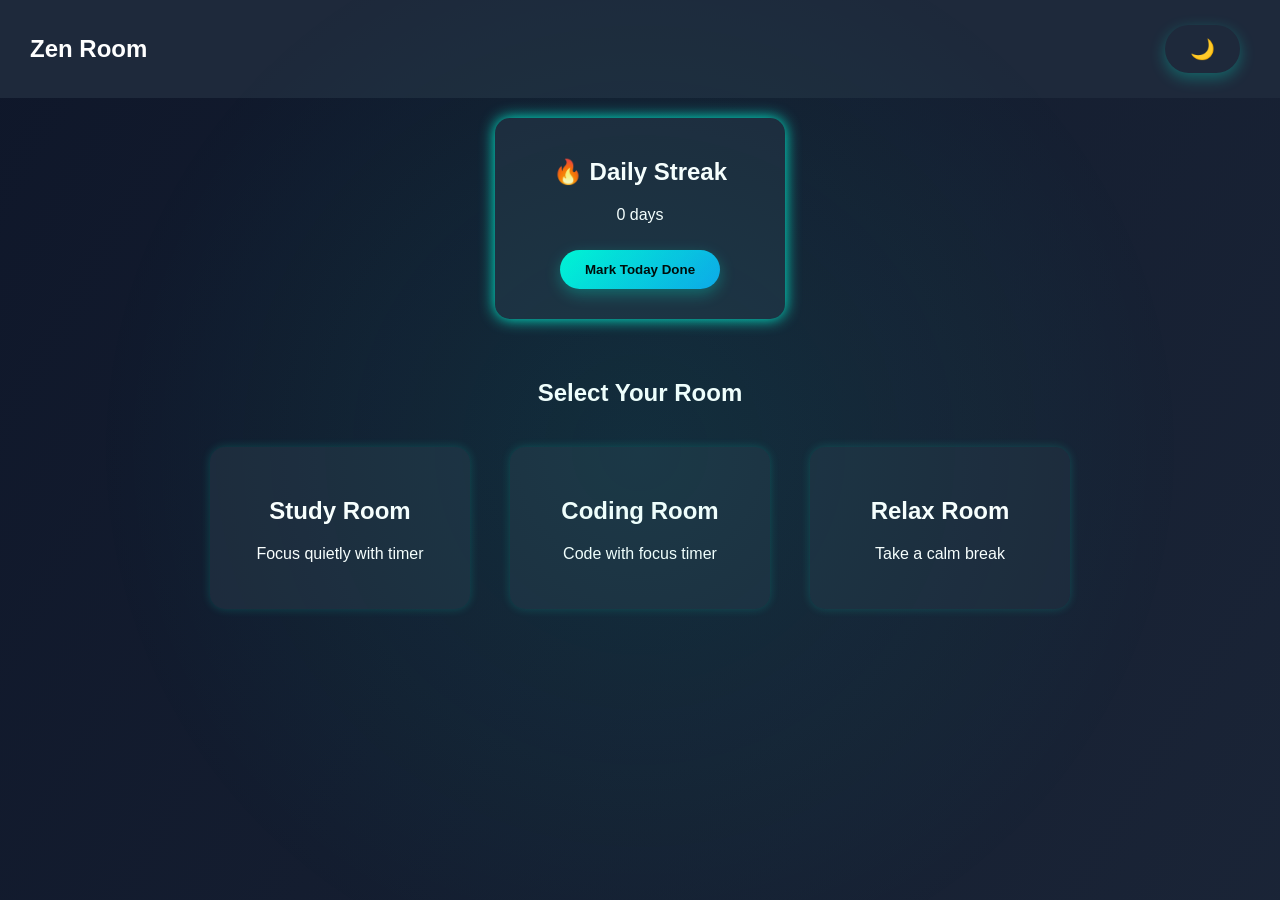
<file: index.html>
<!DOCTYPE html>
<html lang="en">

<head>
<meta charset="UTF-8">
<title>MoodMe Rooms</title>

<!-- linking CSS file -->
<link rel="stylesheet" href="style.css">
</head>
<script src="timer.js"></script>
<body>
<nav>
<h2>Zen Room</h2>
<button onclick="toggleTheme()">🌙</button>
</nav>
<div class="particles">
<span></span>
<span></span>
<span></span>
<span></span>
<span></span>
<span></span>
<span></span>
</div>

<!-- Streak Dashboard -->
<div class="streak">
<h2>🔥 Daily Streak</h2>
<p id="streakCount">0 days</p>
<button onclick="increaseStreak()">Mark Today Done</button>
</div>

<!-- main container -->
<section class="rooms">

<h1>Select Your Room</h1>

<!-- room buttons -->
<div class="room-container">

<!-- clicking this opens silent room -->
<a href="studyroom.html" class="room-card">
<h2>Study Room</h2>
<p>Focus quietly with timer</p>
</a>

<!-- coding room -->
<a href="codingroom.html" class="room-card">
<h2>Coding Room</h2>
<p>Code with focus timer</p>
</a>

<!-- relax room -->
<a href="relaxroom.html" class="room-card">
<h2>Relax Room</h2>
<p>Take a calm break</p>
</a>

</div>


</section>

</body>
</html>
</file>
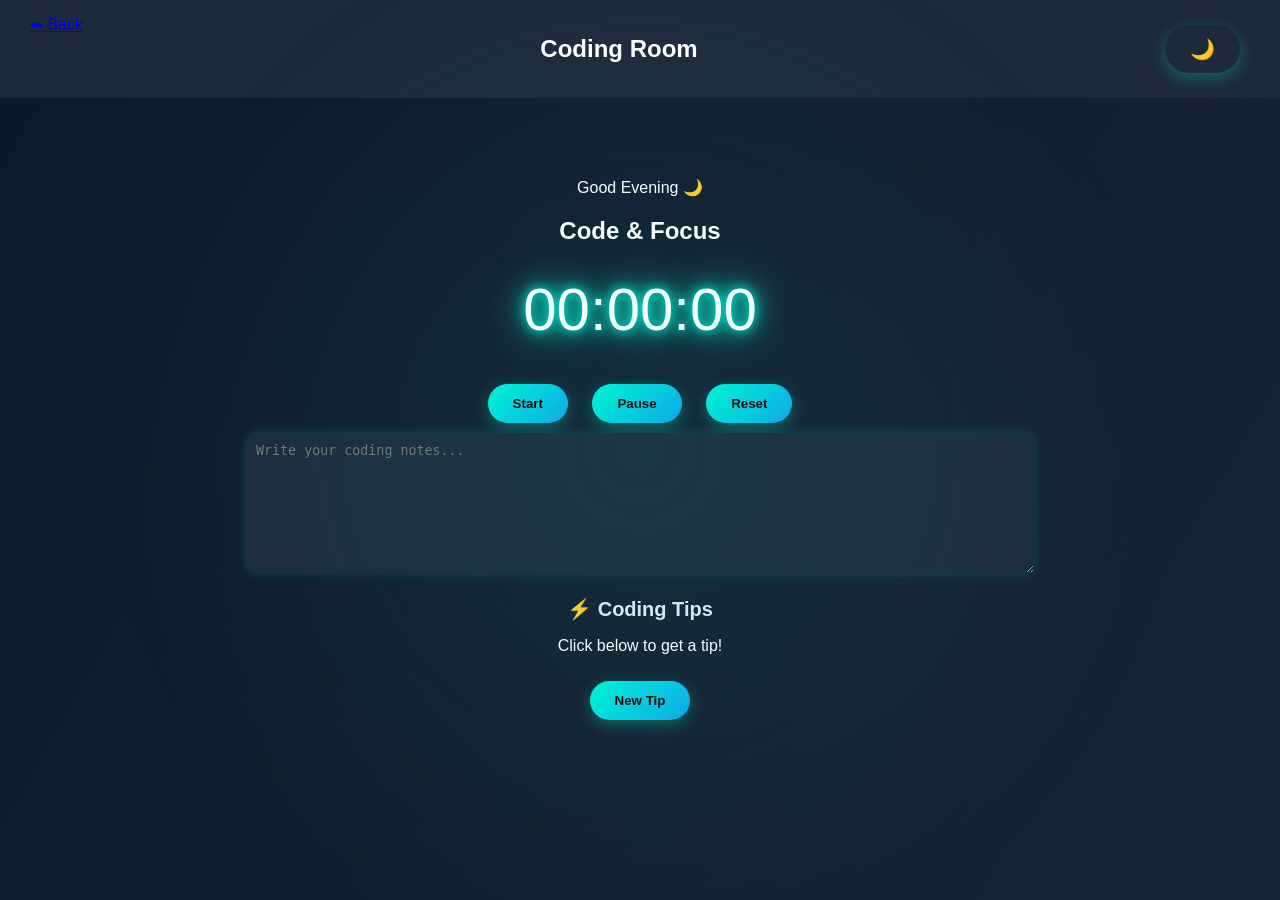
<file: codingroom.html>
<!DOCTYPE html>
<html lang="en">

<head>
<meta charset="UTF-8">
<title>Coding Room</title>
<link rel="stylesheet" href="style.css">
</head>

<body>
<div class="particles">
<span></span>
<span></span>
<span></span>
<span></span>
<span></span>
<span></span>
<span></span>
</div>
<nav>
<a href="index.html">⬅ Back</a>
<h2>Coding Room</h2>
<button onclick="toggleTheme()">🌙</button>
</nav>

<section class="room">
<p id="welcomeMsg"></p>
<h1>Code & Focus</h1>

<div id="timer">00:00:00</div>

<div class="buttons">
<button onclick="startTimer()">Start</button>
<button onclick="pauseTimer()">Pause</button>
<button onclick="resetTimer()">Reset</button>
</div>

<!-- coding area -->
<textarea placeholder="Write your coding notes..."></textarea>
<!-- Code Tips -->
<div class="code-tips">
<h3>⚡ Coding Tips</h3>
<p id="tip">Click below to get a tip!</p>
<button onclick="newTip()">New Tip</button>
</div>

</section>

<script src="timer.js"></script>

</body>
</html>
</file>
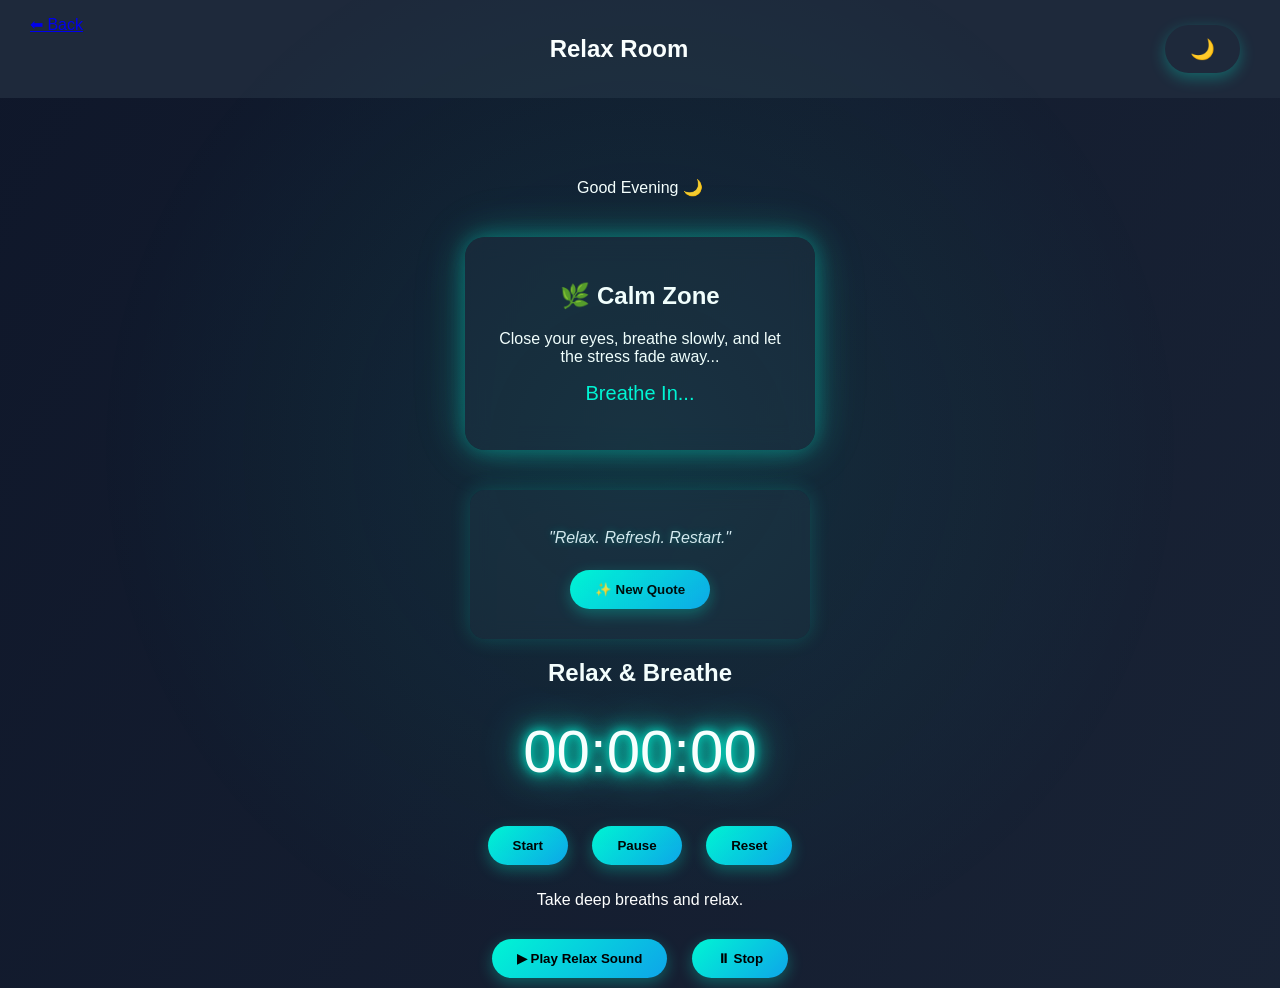
<file: relaxroom.html>
<!DOCTYPE html>
<html lang="en">

<head>
<meta charset="UTF-8">
<title>Relax Room</title>
<link rel="stylesheet" href="style.css">
</head>

<body>
<div class="particles">
<span></span>
<span></span>
<span></span>
<span></span>
<span></span>
<span></span>
<span></span>
</div>
<nav>
<a href="index.html">⬅ Back</a>
<h2>Relax Room</h2>
<button onclick="toggleTheme()">🌙</button>
</nav>

<section class="room">

</div>
    <p id="welcomeMsg"></p>
    <div class="relax-box">
    <h2>🌿 Calm Zone</h2>
    <p>Close your eyes, breathe slowly, and let the stress fade away...</p>

    <!-- Breathing Guide -->
    <p id="breathText">Breathe In...</p>
</div>
<div class="quote-box">
    <p id="quoteText">"Relax. Refresh. Restart."</p>
    <button onclick="newQuote()">✨ New Quote</button>
</div>

<h1>Relax & Breathe</h1>

<div id="timer">00:00:00</div>

<div class="buttons">
<button onclick="startTimer()">Start</button>
<button onclick="pauseTimer()">Pause</button>
<button onclick="resetTimer()">Reset</button>
</div>

<p>Take deep breaths and relax.</p>

<!-- SOUND CONTROLS -->
<div class="sound-controls">
    <button onclick="playSound()">▶ Play Relax Sound</button>
    <button onclick="stopSound()">⏸ Stop</button>
</div>

<!-- AUDIO FILE -->
<audio id="relaxSound">
    <source src="https://www.soundhelix.com/examples/mp3/SoundHelix-Song-1.mp3" type="audio/mpeg">
</audio>


</section>

<script src="timer.js"></script>
</body>
</html>
</file>
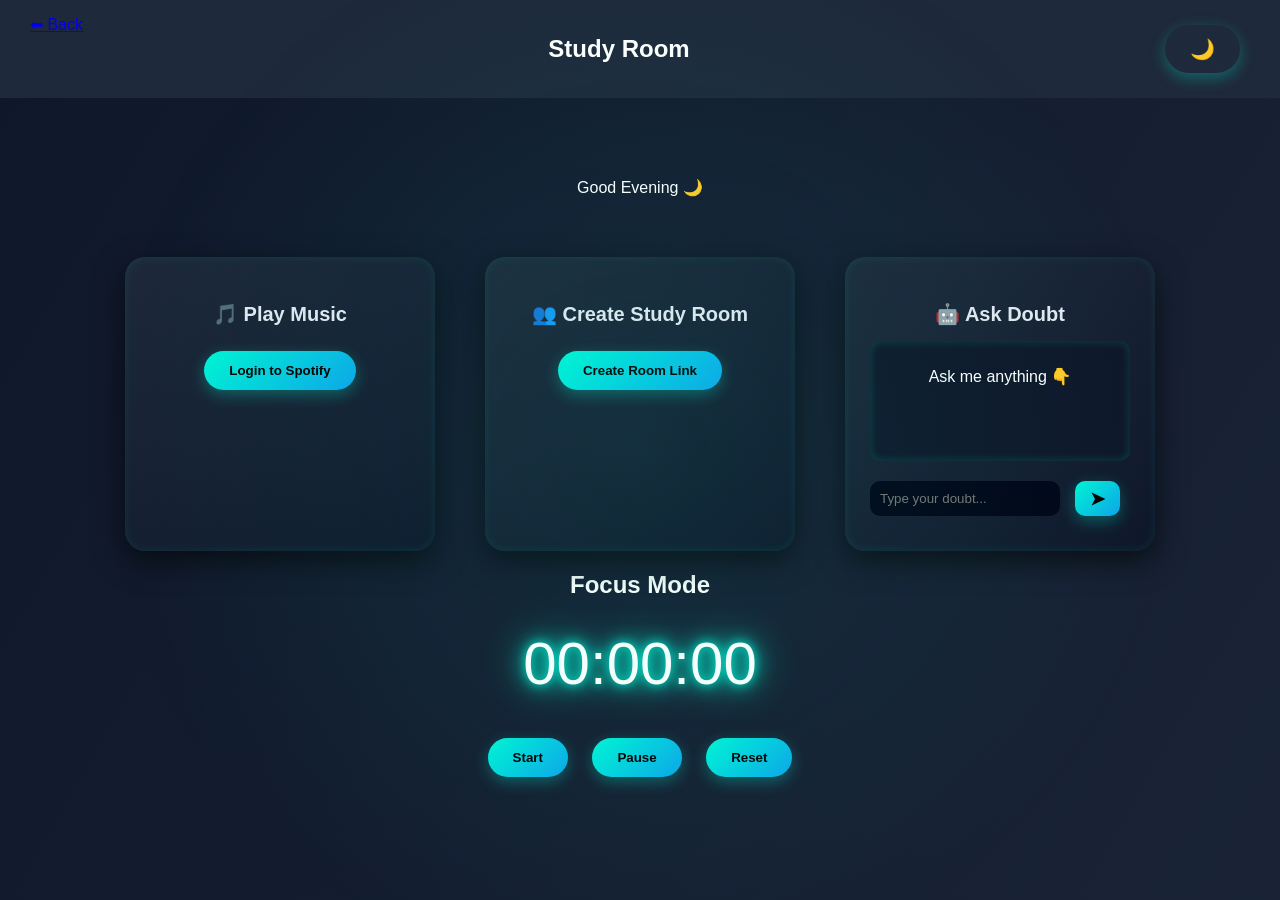
<file: Studyroom.html>
<!DOCTYPE html>
<html lang="en">

<head>
<meta charset="UTF-8">
<title>Study Room</title>
<link rel="stylesheet" href="style.css">
</head>

<body>
<div class="particles">
<span></span>
<span></span>
<span></span>
<span></span>
<span></span>
<span></span>
<span></span>
</div>
<nav>
<a href="index.html">⬅ Back</a>
<h2>Study Room</h2>
<button onclick="toggleTheme()">🌙</button>
</nav>

<section class="room">
    <p id="welcomeMsg"></p>
    <div class="study-features">

    <!-- Spotify Login -->
    <div class="feature-box">
        <h3>🎵 Play Music</h3>
        <button onclick="loginSpotify()">Login to Spotify</button>
    </div>

    <!-- Create Room -->
    <div class="feature-box">
        <h3>👥 Create Study Room</h3>
        <button onclick="createRoom()">Create Room Link</button>
        <p id="roomLink"></p>
    </div>

    <!-- AI Doubt Solver -->
 <div class="feature-box ai-box">
    <h3>🤖 Ask Doubt</h3>

    <div class="ai-chat">
        <p id="aiResponse">Ask me anything 👇</p>
    </div>

    <div class="ai-input">
        <input type="text" id="doubtInput" placeholder="Type your doubt...">
        <button onclick="solveDoubt()">➤</button>
    </div>
</div>

</div>

<h1>Focus Mode</h1>

<!-- timer display -->
<div id="timer">00:00:00</div>

<!-- timer buttons -->
<div class="buttons">
<button onclick="startTimer()">Start</button>
<button onclick="pauseTimer()">Pause</button>
<button onclick="resetTimer()">Reset</button>
</div>

</section>

<script src="timer.js"></script>

</body>
</html>
</file>
<file: style.css>
/* RESET */
body{
margin:0;
font-family:Arial;
background:linear-gradient(120deg,#0f172a,#1e293b,#020617);
background-size:300% 300%;
animation:gradientMove 12s ease infinite;
color:white;
text-align:center;
overflow-x:hidden;
}

/* animated gradient */
@keyframes gradientMove{
0%{background-position:0% 50%;}
50%{background-position:100% 50%;}
100%{background-position:0% 50%;}
}

/* ------------------ */
/* FLOATING PARTICLES */
/* ------------------ */

.particles span{
position:absolute;
width:8px;
height:8px;
background:#00f5d4;
border-radius:50%;
box-shadow:
0 0 10px #00f5d4,
0 0 20px #00f5d4,
0 0 40px #00f5d4;
animation:floatUp 15s linear infinite;
}

.particles span:nth-child(1){left:5%;animation-duration:10s;}
.particles span:nth-child(2){left:15%;animation-duration:14s;}
.particles span:nth-child(3){left:25%;animation-duration:12s;}
.particles span:nth-child(4){left:40%;animation-duration:16s;}
.particles span:nth-child(5){left:55%;animation-duration:13s;}
.particles span:nth-child(6){left:70%;animation-duration:18s;}
.particles span:nth-child(7){left:85%;animation-duration:11s;}

@keyframes floatUp{
0%{
transform:translateY(100vh);
opacity:0;
}
20%{
opacity:1;
}
100%{
transform:translateY(-10vh);
opacity:0;
}
}

/* navigation bar */
nav{
display:flex;
justify-content:space-between;
padding:15px 30px;
background:#1e293b;
backdrop-filter:blur(10px);
}

/* room selection section */
.rooms{
margin-top:60px;
}

/* container for room cards */
.room-container{
display:flex;
justify-content:center;
gap:40px;
margin-top:40px;
flex-wrap:wrap;
}

/* room card */
.room-card{
background:#1e293b;
padding:30px;
border-radius:15px;
width:200px;
text-decoration:none;
color:white;
transition:0.3s;
box-shadow:0 0 10px rgba(0,245,212,0.2);
}

.room-card:hover{
background:#00f5d4;
color:black;
transform:translateY(-8px);
box-shadow:0 0 20px #00f5d4;
}

/* room interface */
.room{
margin-top:80px;
}

/* timer style */
#timer{
font-size:60px;
margin:30px;
text-shadow:
0 0 10px #00f5d4,
0 0 20px #00f5d4,
0 0 40px #00f5d4;
}

/* buttons */
button{
padding:10px 20px;
margin:10px;
border:none;
border-radius:10px;
cursor:pointer;
background:#00f5d4;
font-weight:bold;
transition:0.3s;
}

button:hover{
transform:scale(1.1);
box-shadow:0 0 15px #00f5d4;
}

/* coding textarea */
textarea{
width:60%;
height:120px;
border-radius:10px;
padding:10px;
border:none;
background:#1e293b;
color:white;
box-shadow:0 0 10px rgba(0,245,212,0.2);
}
.streak{
background:#1e293b;
padding:20px;
margin:20px auto;
width:250px;
border-radius:15px;
box-shadow:0 0 15px #00f5d4;
}
/* container layout */
.study-features{
display:flex;
justify-content:center;
gap:30px;
flex-wrap:wrap;
margin-top:40px;
}

/* individual floating cards */
.feature-box{
background:rgba(30,41,59,0.8);
backdrop-filter:blur(10px);
padding:20px;
border-radius:15px;
width:250px;
text-align:center;
box-shadow:0 0 15px rgba(0,245,212,0.2);
transition:0.3s;
}

/* hover glow effect */
.feature-box:hover{
transform:translateY(-10px) scale(1.03);
box-shadow:0 0 25px #00f5d4;
}

/* input styling */
.feature-box input{
width:90%;
padding:8px;
margin:10px 0;
border-radius:8px;
border:none;
outline:none;
}

/* button full width */
.feature-box{
background:linear-gradient(145deg,#1e293b,#0f172a);
border-radius:20px;
padding:25px;
width:260px;
text-align:center;
position:relative;

box-shadow:
0 10px 30px rgba(0,0,0,0.6),
inset 0 0 10px rgba(0,255,200,0.1);

transition:all 0.3s ease;
overflow:hidden;
}

/* glowing border effect */
.feature-box::before{
content:"";
position:absolute;
top:-2px;
left:-2px;
right:-2px;
bottom:-2px;
background:linear-gradient(45deg,#00f5d4,#0ea5e9,#00f5d4);
z-index:-1;
border-radius:20px;
opacity:0;
transition:0.3s;
}

.feature-box:hover::before{
opacity:1;
}

.feature-box:hover{
transform:translateY(-10px) scale(1.03);
}
button{
padding:12px 25px;
margin:10px;
border:none;
border-radius:30px;

background:linear-gradient(135deg,#00f5d4,#0ea5e9);
color:black;
font-weight:bold;

cursor:pointer;
transition:0.3s;

box-shadow:0 5px 15px rgba(0,245,212,0.3);
}

button:hover{
transform:translateY(-3px);
box-shadow:0 10px 25px rgba(0,245,212,0.6);
}
.study-features{
display:flex;
justify-content:center;
gap:50px;
flex-wrap:wrap;
margin-top:60px;
}
body::after{
content:"";
position:fixed;
top:0;
left:0;
width:100%;
height:100%;
background:radial-gradient(circle at center, rgba(0,245,212,0.08), transparent 70%);
pointer-events:none;
}
h3{
font-size:20px;
margin-bottom:15px;
color:#e2e8f0;
}
.sound-controls{
margin-top:20px;
}

.sound-controls button{
margin:10px;
}
.particles{
position:fixed;
width:100%;
height:100%;
top:0;
left:0;
z-index:-1;
overflow:hidden;
}
.particles span{
filter:blur(1px);
}
.relax-box{
width:300px;
margin:40px auto;
padding:25px;

background:rgba(30,41,59,0.6);
border-radius:20px;

text-align:center;
color:white;

/* glow effect */
box-shadow:
0 0 20px rgba(0,245,212,0.3),
0 0 40px rgba(0,245,212,0.2),
0 0 60px rgba(0,245,212,0.1);

/* glass effect */
backdrop-filter:blur(12px);

/* smooth animation */
animation:glowPulse 3s ease-in-out infinite;
}

/* glowing animation */
@keyframes glowPulse{
0%{
box-shadow:
0 0 15px rgba(0,245,212,0.2),
0 0 30px rgba(0,245,212,0.2);
}
50%{
box-shadow:
0 0 30px rgba(0,245,212,0.5),
0 0 60px rgba(0,245,212,0.4);
}
100%{
box-shadow:
0 0 15px rgba(0,245,212,0.2),
0 0 30px rgba(0,245,212,0.2);
}
}
#breathText{
font-size:20px;
margin-top:15px;
color:#00f5d4;
animation:fadeBreath 3s infinite;
}

@keyframes fadeBreath{
0%{opacity:0.3;}
50%{opacity:1;}
100%{opacity:0.3;}
}
/* AI BOX IMPROVEMENT */
.ai-box{
display:flex;
flex-direction:column;
justify-content:space-between;
}

/* chat display area */
.ai-chat{
background:#0f172a;
border-radius:10px;
padding:10px;
height:100px;
overflow-y:auto;
margin-bottom:10px;

box-shadow:inset 0 0 10px rgba(0,245,212,0.2);
}

/* input + button layout */
.ai-input{
display:flex;
gap:5px;
}

/* input styling */
.ai-input input{
flex:1;
padding:10px;
border-radius:10px;
border:none;
outline:none;
background:#020617;
color:white;
}

/* send button */
.ai-input button{
width:45px;
border-radius:10px;
padding:0;
font-size:18px;
}
.light-mode{
background:#f1f5f9;
color:black;
}

.light-mode .room-card,
.light-mode .feature-box{
background:white;
color:black;
}
nav button{
background:none;
border:none;
font-size:20px;
cursor:pointer;
color:#00f5d4;
}
.quote-box{
margin-top:30px;
padding:20px;
width:300px;
margin-left:auto;
margin-right:auto;

background:rgba(30,41,59,0.6);
border-radius:15px;
text-align:center;

box-shadow:0 0 20px rgba(0,245,212,0.2);
backdrop-filter:blur(10px);
}
.quote-box p{
font-style:italic;
margin-bottom:10px;
color:#e2e8f0;
font-size:16px;
line-height:1.5;
/* soft glow */
text-shadow:0 0 8px rgba(0,245,212,0.3);
}
</file>
